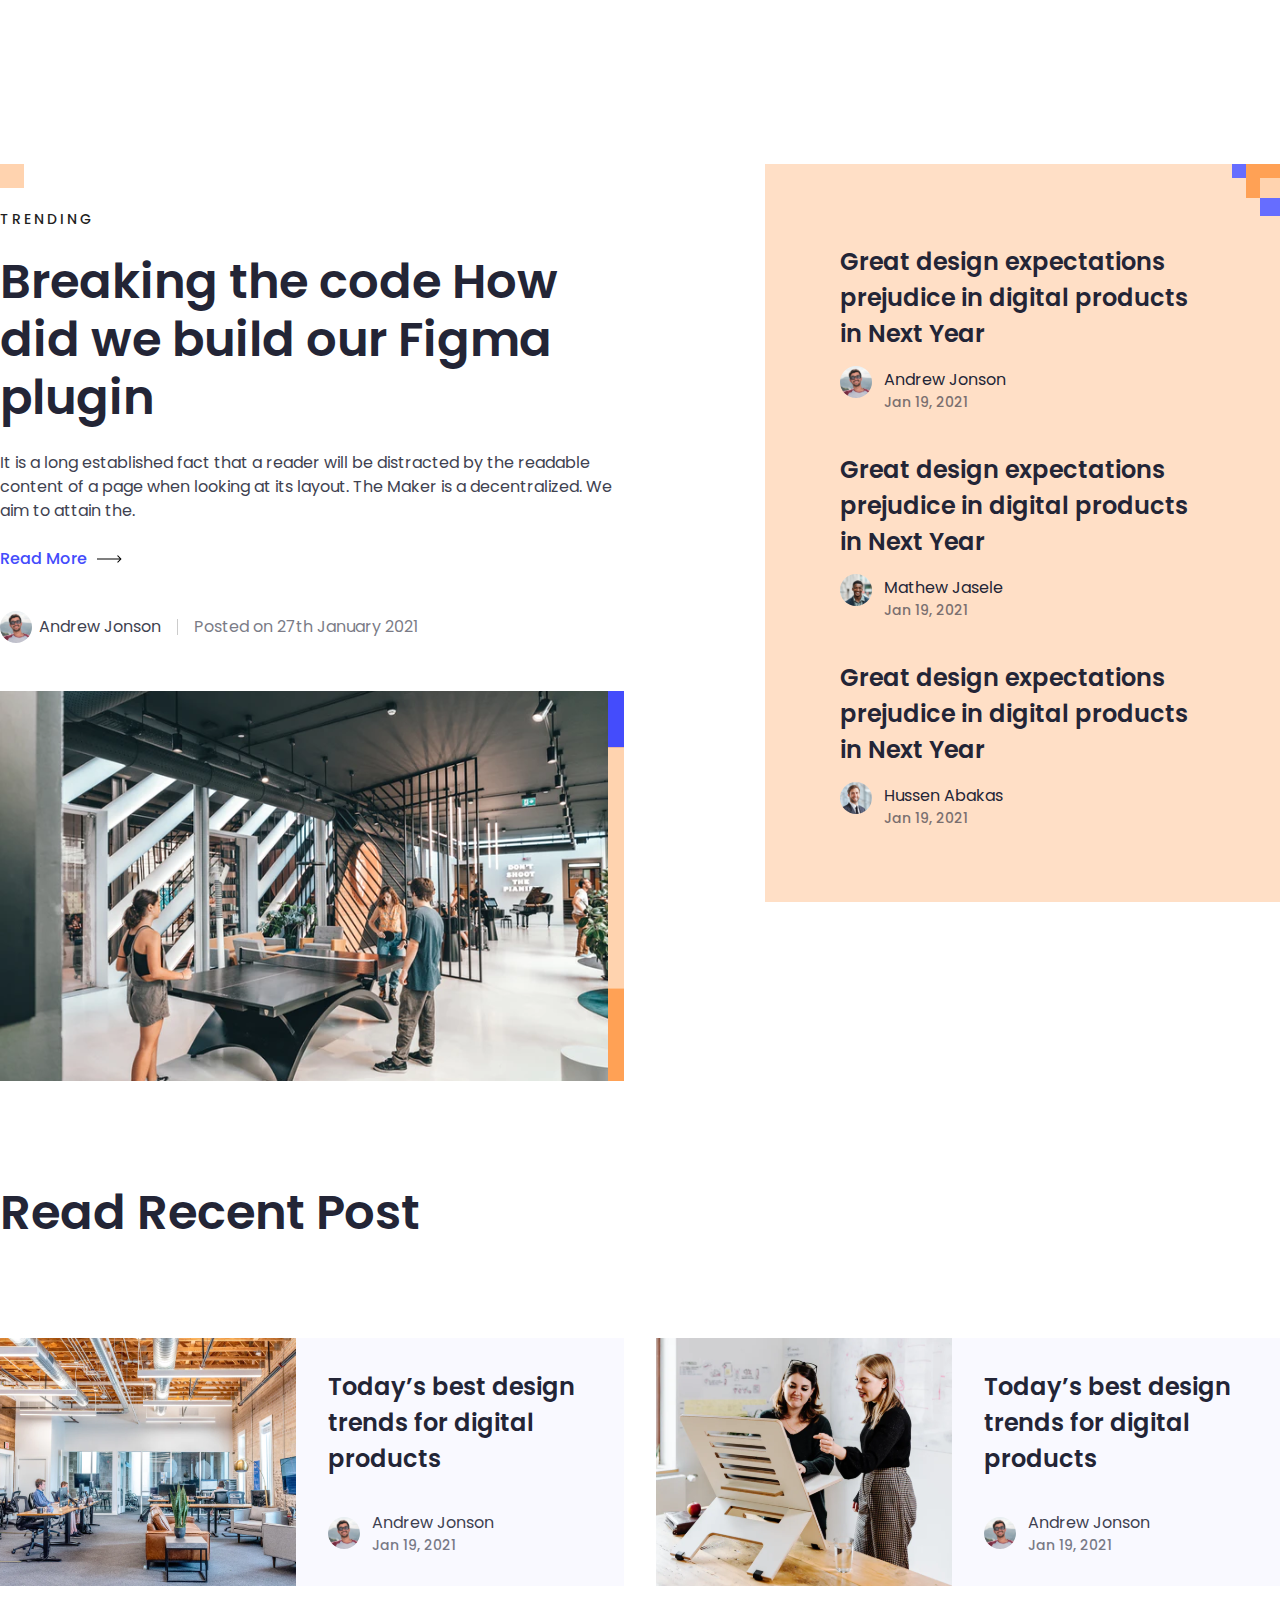
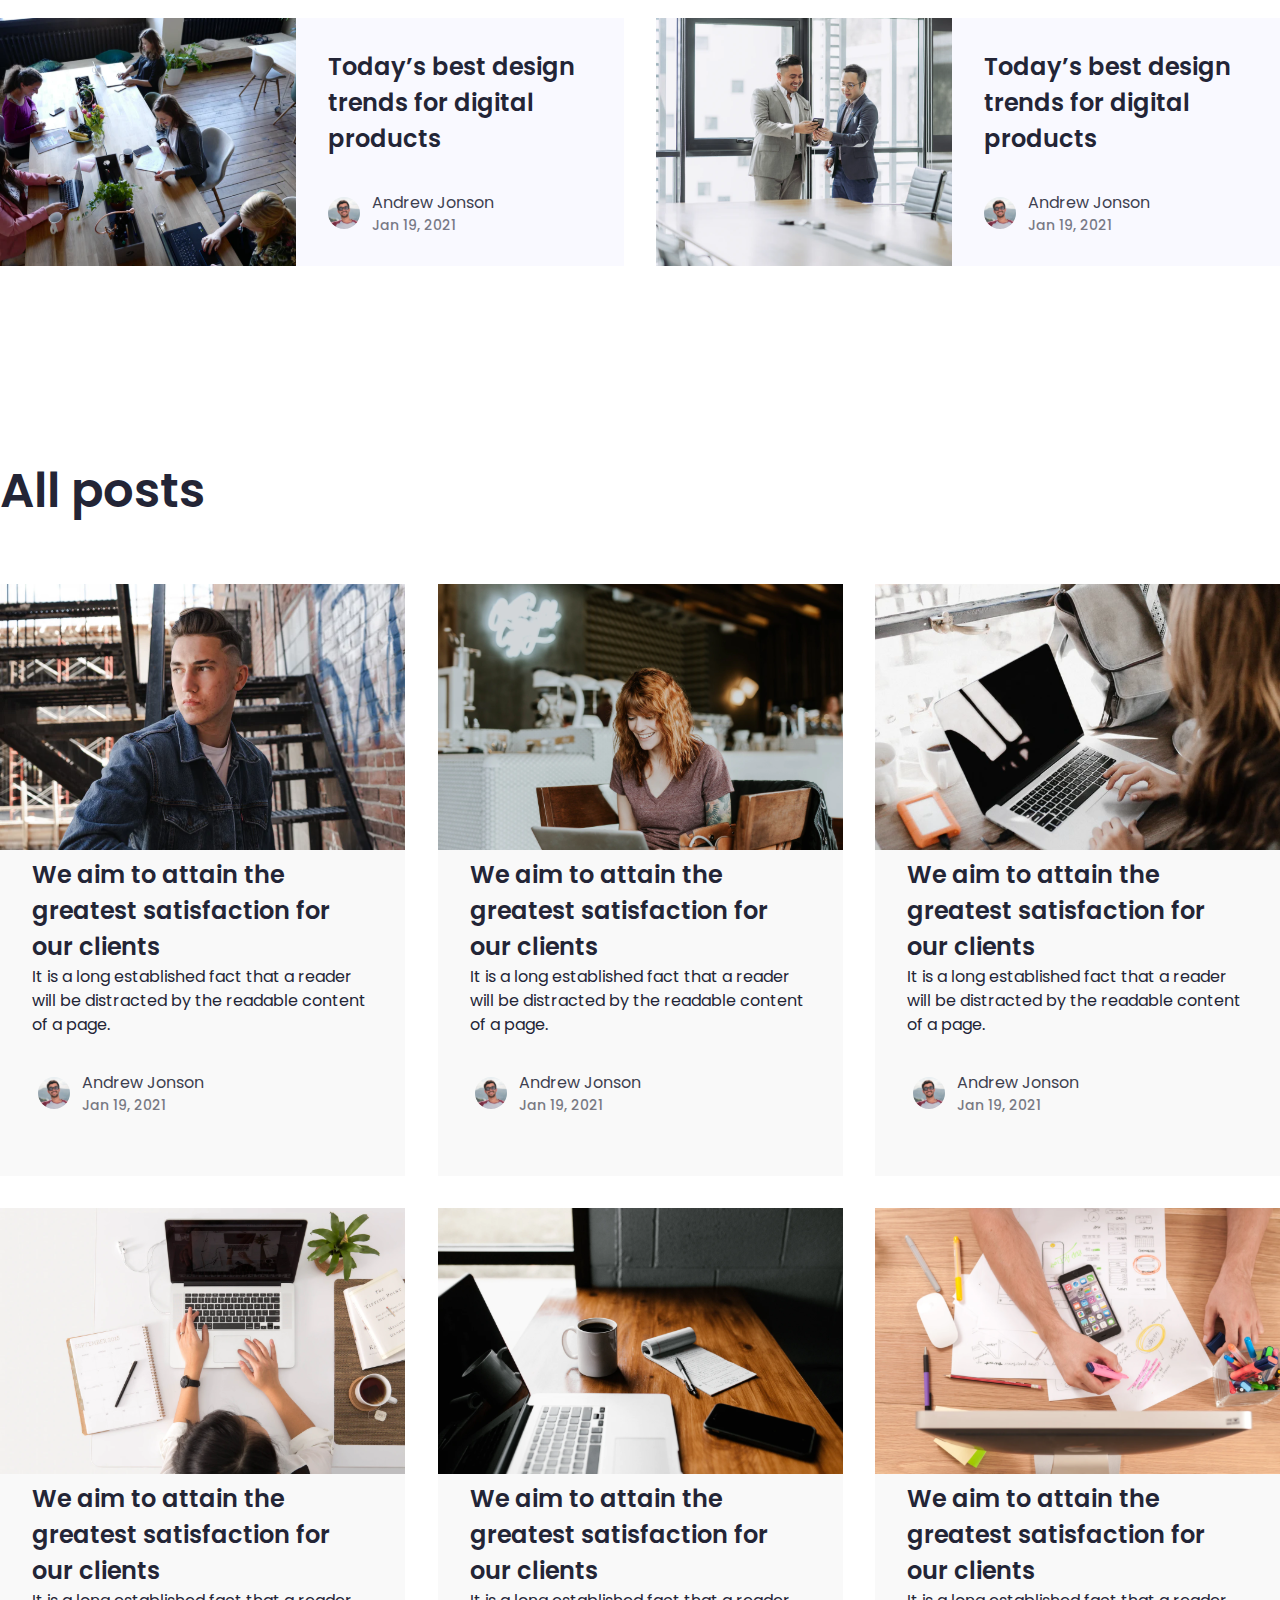
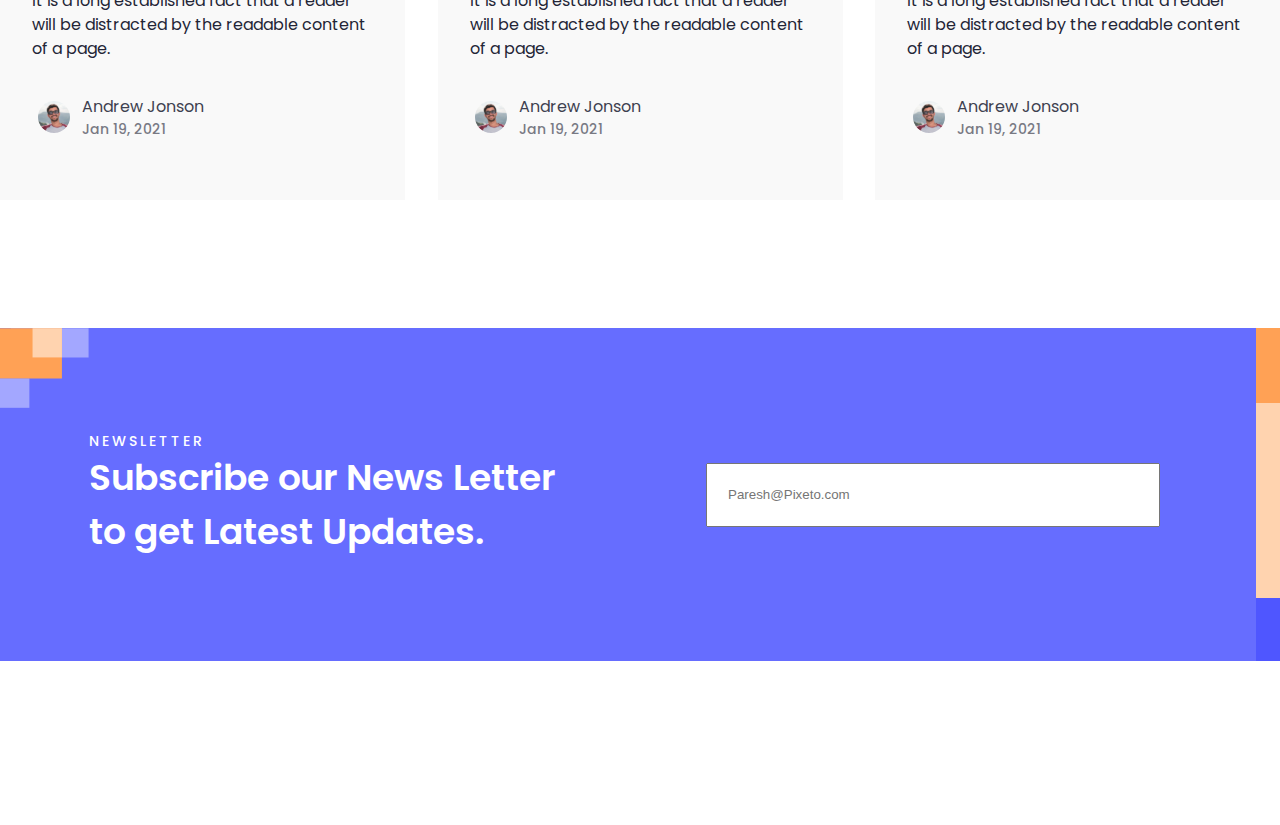
<file: pages/blog.html>
<!DOCTYPE html>
<html lang="en">
  <head>
    <meta charset="UTF-8" />
    <meta name="viewport" content="width=device-width, initial-scale=1.0" />
    <title>Blog</title>
    <link rel="stylesheet" href="../scss/style.css" />
  </head>
  <body>
    <header class="header">
      <!-- Tegilmasin -->
    </header>

    <!-- container berilgan, bemalol qo'llab keting, qayta yozish shart emas !!!  -->
    <main class="blog">
      <main class="blog-pagee">
        <div class="tranding">
          <div class="tranding_text">
            <div class="tranding_box"></div>
            <p class="h4">TREnding</p>
            <h2>Breaking the code How did we build our Figma plugin</h2>
            <p class="lorem">
              It is a long established fact that a reader will be distracted by
              the readable content of a page when looking at its layout. The
              Maker is a decentralized. We aim to attain the.
            </p>
            <div class="readMore">
              <p>
                <a href="">Read More</a>
              </p>
              <img src="../images/blog/Icon.svg" alt="" />
            </div>
            <div class="person">
              <img
                src="../images/blog/person img.svg"
                alt=""
              />
              <p class="person_name">Andrew Jonson</p>
              <div class="line"></div>
              <p class="person_data">Posted on 27th January 2021</p>
            </div>
            <img class="tranding_img1"
              src="../images/blog/tranding img.svg"
              alt=""
            />
          </div>
          <div class="tranding_aside">
            <img
              class="tranding_img"
              src="../images/blog/tranding aside.svg"
              alt=""
            />
            <div class="aside">
              <div class="person_info">
                <p class="h4">
                  Great design expectations prejudice in digital products in
                  Next Year
                </p>
                <div class="person">
                  <img
                    src="../images/blog/person img.svg"
                    alt="person"
                  />
                  <div class="person_p">
                    <p class="person_name">Andrew Jonson</p>
                    <p class="person_day">Jan 19, 2021</p>
                  </div>
                </div>
              </div>
              <div class="person_info">
                <p class="h4">
                  Great design expectations prejudice in digital products in
                  Next Year
                </p>
                <div class="person">
                  <img
                    src="../images/blog/black man.svg"
                    alt="person"
                  />
                  <div class="person_p">
                    <p class="person_name">Mathew Jasele</p>
                    <p class="person_day">Jan 19, 2021</p>
                  </div>
                </div>
              </div>
              <div class="person_info">
                <p class="h4">
                  Great design expectations prejudice in digital products in
                  Next Year
                </p>
                <div class="person">
                  <img
                    src="../images/blog/person3.svg "
                    alt="person"
                  />
                  <div class="person_p">
                    <p class="person_name">Hussen Abakas</p>
                    <p class="person_day">Jan 19, 2021</p>
                  </div>
                </div>
              </div>
            </div>
          </div>
        </div>
        <div class="post">
          <h2>Read Recent Post</h2>
          <div class="post_boxes">
            <div class="box">
              <img class="post_img" src="../images/blog/box1.svg" alt="" />
              <div class="texts">
                <h4>Today’s best design trends for digital products</h4>
                <div class="person">
                  <img
                    src="../images/blog/person img.svg"
                    alt=""
                  />
                  <div class="person_text">
                    <p class="person_name">Andrew Jonson</p>
                    <p class="person_day">Jan 19, 2021</p>
                  </div>
                </div>
              </div>
            </div>
            <div class="box">
              <img class="post_img" src="../images/blog/box2.svg" alt="" />
              <div class="texts">
                <h4>Today’s best design trends for digital products</h4>
                <div class="person">
                  <img
                    src="../images/blog/person img.svg"
                    alt=""
                  />
                  <div class="person_text">
                    <p class="person_name">Andrew Jonson</p>
                    <p class="person_day">Jan 19, 2021</p>
                  </div>
                </div>
              </div>
            </div>
          </div>
          <div class="post_boxes">
            <div class="box">
              <img class="post_img" src="../images/blog/box3.svg" alt="" />
              <div class="texts">
                <h4>Today’s best design trends for digital products</h4>
                <div class="person">
                  <img
                    src="../images/blog/person img.svg"
                    alt=""
                  />
                  <div class="person_text">
                    <p class="person_name">Andrew Jonson</p>
                    <p class="person_day">Jan 19, 2021</p>
                  </div>
                </div>
              </div>
            </div>
            <div class="box">
              <img class="post_img" src="../images/blog/box4.png" alt="" />
              <div class="texts">
                <h4>Today’s best design trends for digital products</h4>
                <div class="person">
                  <img
                    src="../images/blog/person img.svg"
                    alt=""
                  />
                  <div class="person_text">
                    <p class="person_name">Andrew Jonson</p>
                    <p class="person_day">Jan 19, 2021</p>
                  </div>
                </div>
              </div>
            </div>
          </div>
        </div>
        <div class="posts">
          <h2>All posts</h2>
          <div class="posts_boxes">
            <div class="box">
              <img src="../images/blog/post1.svg" alt="" />
              <div class="box_text">
                <h4>
                  We aim to attain the greatest satisfaction for our clients
                </h4>
                <p class="lorem">
                  It is a long established fact that a reader will be distracted
                  by the readable content of a page.
                </p>
                <div class="person">
                  <img
                    src="../images/blog/person img.svg"
                    alt=""
                  />
                  <div class="person_text">
                    <p class="person_name">Andrew Jonson</p>
                    <p class="person_day">Jan 19, 2021</p>
                  </div>
                </div>
              </div>
            </div>
            <div class="box">
              <img src="../images/blog/post2.svg" alt="" />
              <div class="box_text">
                <h4>
                  We aim to attain the greatest satisfaction for our clients
                </h4>
                <p class="lorem">
                  It is a long established fact that a reader will be distracted
                  by the readable content of a page.
                </p>
                <div class="person">
                  <img
                    src="../images/blog/person img.svg"
                    alt=""
                  />
                  <div class="person_text">
                    <p class="person_name">Andrew Jonson</p>
                    <p class="person_day">Jan 19, 2021</p>
                  </div>
                </div>
              </div>
            </div>
            <div class="box">
              <img src="../images/blog/post3.svg" alt="" />
              <div class="box_text">
                <h4>
                  We aim to attain the greatest satisfaction for our clients
                </h4>
                <p class="lorem">
                  It is a long established fact that a reader will be distracted
                  by the readable content of a page.
                </p>
                <div class="person">
                  <img
                    src="../images/blog/person img.svg"
                    alt=""
                  />
                  <div class="person_text">
                    <p class="person_name">Andrew Jonson</p>
                    <p class="person_day">Jan 19, 2021</p>
                  </div>
                </div>
              </div>
            </div>
          </div>
          <div class="posts_boxes">
            <div class="box">
              <img src="../images/blog/post4.svg" alt="" />
              <div class="box_text">
                <h4>
                  We aim to attain the greatest satisfaction for our clients
                </h4>
                <p class="lorem">
                  It is a long established fact that a reader will be distracted
                  by the readable content of a page.
                </p>
                <div class="person">
                  <img
                    src="../images/blog/person img.svg"
                    alt=""
                  />
                  <div class="person_text">
                    <p class="person_name">Andrew Jonson</p>
                    <p class="person_day">Jan 19, 2021</p>
                  </div>
                </div>
              </div>
            </div>
            <div class="box">
              <img src="../images/blog/post5.svg" alt="" />
              <div class="box_text">
                <h4>
                  We aim to attain the greatest satisfaction for our clients
                </h4>
                <p class="lorem">
                  It is a long established fact that a reader will be distracted
                  by the readable content of a page.
                </p>
                <div class="person">
                  <img
                    src="../images/blog/person img.svg"
                    alt=""
                  />
                  <div class="person_text">
                    <p class="person_name">Andrew Jonson</p>
                    <p class="person_day">Jan 19, 2021</p>
                  </div>
                </div>
              </div>
            </div>
            <div class="box">
              <img src="../images/blog/post6.svg" alt="" />
              <div class="box_text">
                <h4>
                  We aim to attain the greatest satisfaction for our clients
                </h4>
                <p class="lorem">
                  It is a long established fact that a reader will be distracted
                  by the readable content of a page.
                </p>
                <div class="person">
                  <img
                    src="../images/blog/person img.svg"
                    alt=""
                  />
                  <div class="person_text">
                    <p class="person_name">Andrew Jonson</p>
                    <p class="person_day">Jan 19, 2021</p>
                  </div>
                </div>
              </div>
            </div>
          </div>
        </div>
        <div class="input">
          <div class="input_boxes">
            <div class="input_box">
              <img
                class="input_img"
                src="../images/blog/shapes1.svg"
                alt=""
              />
              <div class="input_text">
                <p class="new">NEWSLETTER</p>
                <h3>Subscribe our News Letter to get Latest Updates.</h3>
              </div>
              <div class="inputt">
                <input type="text" placeholder="Paresh@Pixeto.com" />
                <input class="submit" type="submit">
              </div>
            </div>
          </div>
          <img class="input_last-img" src="../images/blog/shapes2.svg" alt="" />
        </div>
      </main>

      <!-- Asosiy qism -->
    </main>

    <footer>
      <!-- Tegilmasin -->
    </footer>
  </body>
</html>
</file>
<file: scss/style.css>
@import url("https://fonts.googleapis.com/css2?family=Poppins:ital,wght@0,400;0,600;0,700;0,800;1,900&display=swap");
* {
  margin: 0;
  padding: 0;
  box-sizing: border-box;
}

a {
  text-decoration: none;
  color: inherit;
}

@font-face {
  font-family: "Poppins";
  src: url("../../fonts/Poppins-Regular.ttf");
  font-style: normal;
  font-weight: normal;
}
body {
  font-family: Poppins;
  font-size: 16px;
  line-height: 24px;
  font-weight: 400;
  font-style: normal;
}

.container {
  max-width: 1300px;
  margin: 0 auto;
  padding: 0 10px;
}

@media (min-width: 478px) {
  .submit {
    display: none;
  }
}
@media (max-width: 477px) {
  .blog {
    max-width: 477px;
  }
  .blog .tranding {
    display: flex;
    flex-direction: column;
    text-align: center;
  }
  .blog .tranding .tranding_text .tranding_img1 {
    width: 350px;
  }
  .blog .tranding .tranding_text .readMore {
    display: flex;
    flex-direction: column;
    margin-left: 140px;
  }
  .blog .tranding .tranding_text .readMore img {
    display: none;
  }
  .blog .tranding_aside {
    max-width: 420px;
    text-align: center;
  }
  .blog .tranding_aside .person {
    justify-content: center;
    margin-right: 10%;
  }
  .blog .post {
    justify-content: center;
    text-align: center;
  }
  .blog .post h2 {
    width: 390px;
  }
  .blog .post .post_boxes {
    display: flex;
    flex-direction: column;
    justify-content: start;
  }
  .blog .post .post_boxes .box {
    max-width: 420px;
    display: flex;
    flex-direction: column;
    justify-content: start;
  }
  .blog .post .post_boxes .box .texts {
    margin-right: 10%;
  }
  .blog .post .post_boxes .box .person {
    margin-left: 20%;
  }
  .blog .post .post_boxes .box .post_img {
    display: none;
  }
  .blog .posts .posts_boxes {
    text-align: center;
    display: flex;
    flex-direction: column;
    max-width: 477px;
    justify-content: center;
  }
  .blog .posts .posts_boxes .box {
    justify-content: center;
    display: flex;
    flex-direction: column;
  }
  .blog .posts .posts_boxes .box .box_text {
    justify-content: center;
  }
  .blog .posts .posts_boxes .box .box_text .person {
    max-width: 200px;
  }
  .blog .input {
    max-width: 477px;
  }
  .blog .input .input_boxes {
    max-width: 400px;
    height: 500px;
  }
  .blog .input .input_boxes .input_box {
    display: flex;
    flex-direction: column;
    height: 500px;
  }
  .blog .input .input_boxes .input_box .input_text {
    max-width: 400px;
  }
  .blog .input .input_boxes .input_box .input_text p {
    max-width: 300px;
  }
  .blog .input .input_boxes .input_box .input_text h3 {
    max-width: 400px;
  }
  .blog .input .input_last-img {
    display: none;
  }
  .blog .input .inputt {
    max-width: 100px;
    display: flex;
  }
  .blog .input .inputt input {
    max-width: 250px;
  }
  .blog .input .inputt .submit {
    max-width: 160px;
    background-color: #ffd3af;
  }
}
.blog .blog-pagee {
  max-width: 1280px;
  margin: 164px auto;
}
.blog .blog-pagee .tranding {
  display: flex;
  justify-content: space-between;
  width: 100%;
}
.blog .blog-pagee .tranding .tranding_text .tranding_box {
  width: 24px;
  height: 24px;
  transform: rotate(-90deg);
  flex-shrink: 0;
  background: #ffd3af;
  margin-bottom: 21px;
}
.blog .blog-pagee .tranding .tranding_text .h4 {
  color: #000;
  font-family: Poppins;
  font-size: 14px;
  font-style: normal;
  font-weight: 500;
  line-height: 20px; /* 142.857% */
  letter-spacing: 3px;
  text-transform: uppercase;
  opacity: 0.87;
  margin-bottom: 24px;
}
.blog .blog-pagee .tranding .tranding_text h2 {
  max-width: 624px;
  color: #232536;
  font-family: Poppins;
  font-size: 48px;
  font-style: normal;
  font-weight: 600;
  line-height: 58px; /* 120.833% */
  margin-bottom: 24px;
}
.blog .blog-pagee .tranding .tranding_text .lorem {
  color: #232536;
  max-width: 624px;
  font-family: Poppins;
  font-size: 16px;
  font-style: normal;
  font-weight: 400;
  line-height: 24px; /* 150% */
  opacity: 0.87;
  margin-bottom: 24px;
}
.blog .blog-pagee .tranding .tranding_text .readMore {
  width: 122px;
  height: 24px;
  justify-content: space-between;
  flex-shrink: 0;
  display: flex;
  align-items: center;
}
.blog .blog-pagee .tranding .tranding_text .readMore a {
  color: #444cfc;
  font-family: Poppins;
  font-size: 16px;
  font-style: normal;
  font-weight: 500;
  line-height: 24px; /* 150% */
}
.blog .blog-pagee .tranding .tranding_text .person {
  width: 421px;
  height: 32px;
  flex-shrink: 0;
  display: flex;
  align-items: center;
  margin-top: 40px;
  margin-bottom: 48px;
}
.blog .blog-pagee .tranding .tranding_text .person .person_name {
  color: #232536;
  font-family: Poppins;
  font-size: 16px;
  font-style: normal;
  font-weight: 400;
  line-height: 24px; /* 150% */
  opacity: 0.87;
  margin-left: 7px;
}
.blog .blog-pagee .tranding .tranding_text .person .line {
  width: 1px;
  height: 16px;
  background: rgba(0, 0, 0, 0.2);
  margin-left: 16px;
  margin-right: 16px;
}
.blog .blog-pagee .tranding .tranding_text .person .person_data {
  color: #232536;
  font-family: Poppins;
  font-size: 16px;
  font-style: normal;
  font-weight: 400;
  line-height: 24px; /* 150% */
  opacity: 0.6;
}
.blog .blog-pagee .tranding .tranding_aside {
  width: 515px;
  height: 738px;
  flex-shrink: 0;
  background: #ffdfc6;
  position: relative;
}
.blog .blog-pagee .tranding .tranding_aside .tranding_img {
  position: absolute;
  right: 0px;
  top: 0px;
}
.blog .blog-pagee .tranding .tranding_aside .aside {
  display: flex;
  align-items: center;
  flex-direction: column;
  margin-top: 40px;
}
.blog .blog-pagee .tranding .tranding_aside .aside .person_info {
  color: #232536;
  font-family: Poppins;
  font-size: 24px;
  font-style: normal;
  font-weight: 600;
  line-height: 36px; /* 150% */
  margin-top: 40px;
}
.blog .blog-pagee .tranding .tranding_aside .aside .person_info .h4 {
  max-width: 366px;
}
.blog .blog-pagee .tranding .tranding_aside .aside .person {
  display: flex;
}
.blog .blog-pagee .tranding .tranding_aside .aside .person .person_p {
  display: flex;
  flex-direction: column;
  margin-left: 12px;
  margin-top: 16px;
}
.blog .blog-pagee .tranding .tranding_aside .aside .person .person_p .person_name {
  color: #232536;
  font-family: Poppins;
  font-size: 16px;
  font-style: normal;
  font-weight: 400;
  line-height: 24px; /* 150% */
}
.blog .blog-pagee .tranding .tranding_aside .aside .person .person_p .person_day {
  color: #232536;
  font-family: Poppins;
  font-size: 14px;
  font-style: normal;
  font-weight: 500;
  line-height: 20px; /* 142.857% */
  opacity: 0.6;
}
.blog .blog-pagee .post {
  margin-top: 96px;
  margin-bottom: 96px;
}
.blog .blog-pagee .post h2 {
  color: #232536;
  font-family: Poppins;
  font-size: 48px;
  font-style: normal;
  font-weight: 600;
  line-height: 58px; /* 120.833% */
  margin-bottom: 64px;
}
.blog .blog-pagee .post .post_boxes {
  display: flex;
  width: 100%;
  justify-content: space-between;
}
.blog .blog-pagee .post .post_boxes .box {
  display: flex;
  width: 624px;
  height: 248px;
  flex-shrink: 0;
  background: #f9f9ff;
  align-items: center;
  margin-top: 32px;
}
.blog .blog-pagee .post .post_boxes .box .texts {
  margin-left: 32px;
}
.blog .blog-pagee .post .post_boxes .box .texts h4 {
  color: #232536;
  width: 264px;
  font-family: Poppins;
  font-size: 24px;
  font-style: normal;
  font-weight: 600;
  line-height: 36px; /* 150% */
}
.blog .blog-pagee .post .post_boxes .box .texts .person {
  display: flex;
  margin-top: 34px;
}
.blog .blog-pagee .post .post_boxes .box .texts .person .person_text {
  display: flex;
  flex-direction: column;
  margin-left: 12px;
}
.blog .blog-pagee .post .post_boxes .box .texts .person .person_text .person_name {
  color: #232536;
  opacity: 0.87;
  font-family: Poppins;
  font-size: 16px;
  font-style: normal;
  font-weight: 400;
  line-height: 24px; /* 150% */
}
.blog .blog-pagee .post .post_boxes .box .texts .person .person_text .person_day {
  color: #232536;
  font-family: Poppins;
  font-size: 14px;
  font-style: normal;
  font-weight: 500;
  line-height: 20px; /* 142.857% */
  opacity: 0.6;
}
.blog .blog-pagee .posts {
  width: 1280px;
  margin-bottom: 96px;
}
.blog .blog-pagee .posts h2 {
  color: #232536;
  font-family: Poppins;
  font-size: 48px;
  font-style: normal;
  font-weight: 600;
  line-height: 58px; /* 120.833% */
  margin-top: 196px;
  margin-bottom: 64px;
}
.blog .blog-pagee .posts .posts_boxes {
  display: flex;
  width: 100%;
  justify-content: space-between;
}
.blog .blog-pagee .posts .posts_boxes .box {
  width: 405px;
  height: 592px;
  flex-shrink: 0;
  align-items: center;
  justify-content: center;
  background: #f9f9f9;
  margin-bottom: 32px;
}
.blog .blog-pagee .posts .posts_boxes .box .box_text {
  display: flex;
  flex-direction: column;
  align-items: center;
}
.blog .blog-pagee .posts .posts_boxes .box .box_text h4 {
  color: #232536;
  width: 341px;
  font-family: Poppins;
  font-size: 24px;
  font-style: normal;
  font-weight: 600;
  line-height: 36px; /* 150% */
}
.blog .blog-pagee .posts .posts_boxes .box .box_text .lorem {
  color: #232536;
  font-family: Poppins;
  font-size: 16px;
  font-style: normal;
  font-weight: 400;
  line-height: 24px; /* 150% */
  width: 341px;
}
.blog .blog-pagee .posts .posts_boxes .box .box_text .person {
  display: flex;
  width: 340px;
  margin-top: 34px;
  margin-left: 10px;
  justify-content: start;
}
.blog .blog-pagee .posts .posts_boxes .box .box_text .person .person_text {
  display: flex;
  flex-direction: column;
  margin-left: 12px;
}
.blog .blog-pagee .posts .posts_boxes .box .box_text .person .person_text .person_name {
  color: #232536;
  opacity: 0.87;
  font-family: Poppins;
  font-size: 16px;
  font-style: normal;
  font-weight: 400;
  line-height: 24px; /* 150% */
}
.blog .blog-pagee .posts .posts_boxes .box .box_text .person .person_text .person_day {
  color: #232536;
  font-family: Poppins;
  font-size: 14px;
  font-style: normal;
  font-weight: 500;
  line-height: 20px; /* 142.857% */
  opacity: 0.6;
}
.blog .blog-pagee .input {
  display: flex;
  width: 1256px;
}
.blog .blog-pagee .input .input_img {
  width: 88.588px;
  height: 80px;
  flex-shrink: 0;
}
.blog .blog-pagee .input .input_box {
  display: flex;
  width: 1256px;
  height: 333px;
  background: var(--secondary-blue, #666dff);
}
.blog .blog-pagee .input .input_box .input_text {
  display: flex;
  width: 75%;
  flex-direction: column;
  justify-content: center;
}
.blog .blog-pagee .input .input_box .input_text .new {
  color: #fff;
  font-family: Poppins;
  font-size: 14px;
  font-style: normal;
  font-weight: 500;
  line-height: 20px; /* 142.857% */
  letter-spacing: 3px;
  text-transform: uppercase;
}
.blog .blog-pagee .input .input_box .input_text h3 {
  color: #fff;
  font-family: Poppins;
  font-size: 36px;
  font-style: normal;
  font-weight: 600;
  line-height: 54px; /* 150% */
  width: 488px;
}
.blog .blog-pagee .input .inputt {
  display: flex;
  align-items: center;
  margin-right: 96px;
}
.blog .blog-pagee .input .inputt input {
  width: 454px;
  height: 64px;
  flex-shrink: 0;
  padding-left: 20px;
}

.header {
  position: fixed;
  background-color: #232536;
  width: 100%;
  top: 0;
  right: 0;
  left: 0;
  z-index: 10;
}
.header .container .navigation {
  display: flex;
  justify-content: space-between;
  align-items: center;
  padding: 19px 0px;
}
.header .container .navigation .menu {
  background: transparent;
}
.header .container .navigation .nav-btn {
  display: none;
}
.header .container .navigation .nav-list {
  display: flex;
  align-items: center;
  gap: 24px;
}
.header .container .navigation .nav-list .nav-item a:before {
  content: "";
  position: absolute;
  top: 10px;
  height: 3px;
  width: 55px;
  background: #ffa155;
  border-radius: 50px;
  transform: scaleX(0);
  transition: transform 0.2s linner;
}
.header .container .navigation .nav-list .nav-item a:hover:before {
  transform: scaleX(1);
}
.header .container .navigation .nav-list .nav-item .nav-link {
  color: #fff;
  font-family: Poppins;
  font-size: 16px;
  font-style: normal;
  font-weight: 500;
  line-height: 24px;
  opacity: 0.6;
}
.header .container .navigation .nav-list .nav-btn1 {
  padding: 4px 8px;
  border-radius: 4px;
  background: var(--black-5, rgba(0, 0, 0, 0.05));
}
.header .container .navigation .nav-list .nav-btn1:hover {
  color: #ffc000;
  background-color: white;
  border: 1px solid #ffc000;
  transition: 0.4s;
}
.header .container .navigation .nav-list .nav-btn2 {
  border-radius: 4px;
  background: #ffc000;
  color: white;
  padding: 4px 8px;
}
.header .container .navigation .nav-list .nav-btn2:hover {
  color: #ffc000;
  background-color: white;
  border: 1px solid #ffc000;
  transition: 0.4s;
}

.total {
  border-radius: 4px;
  padding: 10px 23px;
  font-size: 16px;
}

.menu {
  display: none;
}

@media (max-width: 950px) {
  .menu {
    display: inline-block;
    width: 50px;
    height: 50px;
  }
}
@media (max-width: 950px) {
  .header .navbar .container .navigation .nav-list {
    display: none;
  }
}
@media (max-width: 1040px) {
  .main .hero .site-hero {
    flex-direction: column;
  }
}
@media (max-width: 477px) {
  .main .hero .site-hero .site-hero__left .btn-hero {
    flex-direction: column;
  }
  .main .hero .site-hero .site-hero__left .site-hero__left__title {
    margin-bottom: 60px;
  }
}
.btn-hero {
  display: flex;
  align-items: center;
  gap: 30px;
}

#navbar-responsive {
  border-radius: 3px;
  z-index: 200px;
  background-color: #232536;
  width: 100%;
  position: fixed;
  display: flex;
  flex-direction: column;
  justify-content: center;
  align-items: center;
  top: 0;
  left: -100%;
  bottom: 0;
  background-position: center;
  -webkit-backdrop-filter: blur(30px);
          backdrop-filter: blur(30px);
  z-index: 10;
  transition: 0.6s;
}
#navbar-responsive .navbar-button {
  border-radius: 4px;
  border: 1px solid #bcd0e5;
  width: 170px;
  padding: 10px 15px;
  margin-bottom: 10px;
  border-radius: 4px;
}
#navbar-responsive .navbar-button:hover {
  background-color: #ffc000;
}
#navbar-responsive #navbar-close {
  position: absolute;
  top: 50px;
  right: 25px;
  width: 40px;
  height: 40px;
  background: transparent;
}
#navbar-responsive .navbar-link {
  display: inline-block;
  width: 250px;
  text-align: center;
  font-size: 25px;
  padding: 10px 22px;
  margin-bottom: 20px;
  color: #ffc000;
  text-align: center;
  font-variant-numeric: lining-nums proportional-nums;
  font-weight: 500;
  line-height: 140%;
  letter-spacing: 0.1px;
  margin-bottom: 25px;
  border: 2px solid #ffc000;
  margin-right: 10px;
  margin-left: 10px;
  border-radius: 10px;
}
#navbar-responsive .navbar-link:hover {
  transition: 0.5s;
  color: 0;
  background-color: #ffc000;
  color: #fff;
  transition: 0.5s;
}

.nav-item-last .nav-link {
  color: var(--secondary-orange, #ffd3af);
  font-family: Poppins;
  font-size: 16px;
  font-style: normal;
  font-weight: 500;
  line-height: 24px; /* 150% */
}

.site-main {
  margin-top: 196px;
  width: 100%;
}
.site-main .container .site-main-section {
  margin-bottom: 187px;
  width: 100%;
  display: flex;
  justify-content: space-between;
  align-items: flex-start;
  flex-wrap: wrap;
}
@media screen and (max-width: 320px) {
  .site-main .container .site-main-section {
    justify-content: center;
    width: 100%;
  }
}
.site-main .container .site-main-section .left-menu {
  max-width: 672px;
  height: 816px;
  width: 100%;
  margin-bottom: 40px;
}
.site-main .container .site-main-section .left-menu .cricle {
  width: 24px;
  height: 24px;
  background: #ffd3af;
  margin-bottom: 24px;
}
.site-main .container .site-main-section .left-menu .site-heading-title {
  color: #000;
  font-size: 14px;
  font-weight: 500;
  line-height: 20px;
  letter-spacing: 3px;
  text-transform: uppercase;
  margin-bottom: 24px;
  opacity: 0.87;
}
.site-main .container .site-main-section .left-menu .site-heading {
  max-width: 672px;
  width: 100%;
  color: #232536;
  font-size: 48px;
  font-weight: 600;
  line-height: 58px;
  margin-bottom: 2px;
}
.site-main .container .site-main-section .left-menu .site-paragriph {
  color: #232536;
  font-size: 16px;
  font-weight: 400;
  line-height: 24px;
  margin-bottom: 64px;
  opacity: 0.87;
}
.site-main .container .site-main-section .left-menu .site-form {
  max-width: 505px;
  width: 100%;
}
.site-main .container .site-main-section .left-menu .site-form .site-label {
  width: 100%;
  display: inline-block;
  max-width: 505px;
  color: #232536;
  font-size: 20px;
  font-weight: 500;
  line-height: 20px;
  font-family: "Poppins";
  height: 60px;
  padding-bottom: 8px;
  text-transform: capitalize;
  margin: 24px 0px;
  margin-bottom: 24px;
}
.site-main .container .site-main-section .left-menu .site-form .site-label span {
  color: rgb(237, 100, 100);
  font-size: 24px;
}
.site-main .container .site-main-section .left-menu .site-form .site-label .site-form-input {
  width: 100%;
  max-width: 505px;
  color: #232536;
  padding: 10px 0px;
  border: none;
  font-family: "Poppins";
  font-size: 20px;
  border-bottom: 2px solid #000;
  outline: none;
}
.site-main .container .site-main-section .left-menu .site-form .site-label .site-form-input::-moz-placeholder {
  color: #232536;
  font-family: "Poppins";
  font-size: 20px;
  font-weight: 400;
  line-height: 24px;
}
.site-main .container .site-main-section .left-menu .site-form .site-label .site-form-input::placeholder {
  color: #232536;
  font-family: "Poppins";
  font-size: 20px;
  font-weight: 400;
  line-height: 24px;
}
.site-main .container .site-main-section .left-menu .site-form .site-label .comment {
  width: 100%;
  height: 90px;
  resize: none;
  border: none;
  outline: none;
  font-family: "Poppins";
  font-size: 20px;
  border-bottom: 1px solid black;
  border-bottom: 1px solid #000;
}
.site-main .container .site-main-section .left-menu .site-form .site-label .comment::-moz-placeholder {
  font-family: "Poppins";
  font-size: 20px;
  font-weight: 400;
}
.site-main .container .site-main-section .left-menu .site-form .site-label .comment::placeholder {
  font-family: "Poppins";
  font-size: 20px;
  font-weight: 400;
}
.site-main .container .site-main-section .left-menu .site-form .site-label .comment:checked {
  border-bottom-color: rgba(58, 58, 255, 0.897);
}
.site-main .container .site-main-section .left-menu .site-form .site-button {
  max-width: 215px;
  padding: 20px 32px;
  display: flex;
  justify-content: flex-start;
  align-items: center;
  background: linear-gradient(180deg, #444cfc 0%, #444cfc 100%);
  height: 64px;
  position: relative;
}
.site-main .container .site-main-section .left-menu .site-form .site-button .br {
  position: absolute;
  top: 0;
  left: 0;
}
.site-main .container .site-main-section .left-menu .site-form .site-button .name-btn {
  margin-right: 10px;
  color: #fff;
  font-family: "Poppins";
  text-transform: capitalize;
  font-size: 16px;
  opacity: 0.87;
  font-weight: 500;
  line-height: 24px; /* 150% */
}
.site-main .container .site-main-section .left-menu .site-form .site-button:hover {
  background-color: rgba(68, 77, 252, 0.537);
  opacity: 0.8;
}
.site-main .container .site-main-section .left-menu .site-form .site-button:hover .btn-arrow {
  transition: all 0.9s;
  transform: rotate(360deg);
}
.site-main .container .site-main-section .right-menu {
  max-width: 536px;
  height: 668px;
  position: relative;
}
.site-main .container .site-main-section .right-menu .cracle-group {
  max-width: 133px;
  height: 20px;
  width: 100%;
  display: flex;
  justify-content: end;
  align-items: center;
  position: absolute;
  top: -20px;
  right: 0px;
}
.site-main .container .site-main-section .right-menu .cracle-group .cricle-1 {
  background: #ffd3af;
  width: 30%;
  height: 20px;
}
.site-main .container .site-main-section .right-menu .cracle-group .cricle-2 {
  width: 25%;
  height: 20px;
  background: #8389ff;
}
.site-main .container .site-main-section .right-menu .cracle-group .cricle-3 {
  width: 45%;
  height: 20px;
  background: #ffa155;
}
.site-main .container .site-main-section .right-menu .flex-opt {
  display: flex;
  justify-content: flex-start;
  justify-content: last baseline;
}
.site-main .container .site-main-section .right-menu .flex-opt .option-content {
  background: #666dff;
  padding: 83px 96px;
}
.site-main .container .site-main-section .right-menu .flex-opt .option-content .cricle-lg {
  display: flex;
  justify-content: space-between;
  flex-direction: column;
  align-items: center;
  width: 20px;
  height: 296px;
}
.site-main .container .site-main-section .right-menu .flex-opt .option-content .cricle-lg .item-lg-1 {
  width: 20px;
  height: 20%;
  background: #ffa155;
}
.site-main .container .site-main-section .right-menu .flex-opt .option-content .cricle-lg .item-lg-2 {
  width: 20px;
  height: 60%;
  background: #ffd3af;
}
.site-main .container .site-main-section .right-menu .flex-opt .option-content .cricle-lg .item-lg-3 {
  width: 20px;
  height: 20%;
  background: #3a41dc;
}
.site-main .container .site-main-section .right-menu .flex-opt .option-content .site-right-content .location {
  color: #fff;
  font-family: "Poppins";
  font-size: 14px;
  font-weight: 500;
  line-height: 20px; /* 142.857% */
  opacity: 0.6;
}
.site-main .container .site-main-section .right-menu .flex-opt .option-content .site-right-content .hr-size {
  margin: 10px 0px;
}
.site-main .container .site-main-section .right-menu .flex-opt .option-content .site-right-content .site-right-content-heading {
  color: #fff;
  font-family: "Poppins";
  font-size: 18px;
  font-weight: 500;
  line-height: 28px;
  margin-bottom: 24px;
}
.site-main .container .site-main-section .right-menu .flex-opt .option-content .site-right-content .site-right-content-headings {
  color: #fff;
  font-family: "Poppins";
  font-size: 18px;
  font-weight: 500;
  line-height: 28px;
}
.site-main .container .site-main-section .right-menu .flex-opt .option-content .site-right-content .site-right__bottom-tagtitle {
  color: #fff;
  font-family: "Poppins";
  font-size: 14px;
  font-weight: 500;
  line-height: 20px;
}
.site-main .container .site-main-section .right-menu .flex-opt .option-content .site-right-content .site-min-paragriph {
  color: #fff;
  font-family: "Poppins";
  font-size: 14px;
  font-weight: 500;
  line-height: 20px;
  margin-bottom: 28px;
  opacity: 0.6;
}
.site-main .container .site-main-section .right-menu .flex-opt .option-content .site-right-content .site-min-paragriph-max {
  color: #fff;
  font-family: "Poppins";
  font-size: 14px;
  font-weight: 500;
  line-height: 20px;
  margin-bottom: 8px;
  opacity: 0.6;
}
.site-main .container .site-main-section .right-menu .flex-opt .option-content .site-right-content .hr-size-ds {
  margin: 0px 0px 10px 0px;
}
.site-main .container .content-maps {
  width: 100%;
  height: 409px;
}
.site-main .container .content-maps img {
  width: 100%;
  height: 409px;
}
@media (max-width: 320px) {
  .site-main .container .content-maps img {
    width: 100%;
  }
}

.footer {
  margin-top: 214px;
}
.footer .container .footer-flex {
  display: flex;
  justify-content: space-between;
  align-items: center;
}
.footer .container .footer-flex .footer-flex-2 {
  display: flex;
  gap: 12px;
  align-items: center;
}
.footer .container .footer-flex .footer-flex-2 .contact {
  color: #232536;
  font-family: Poppins;
  font-size: 16px;
  font-style: normal;
  font-weight: 500;
  line-height: 24px; /* 150% */
}
.footer .container .footer-grid {
  display: flex;
  gap: 93px;
  flex-wrap: wrap;
}
.footer .container .footer-grid .link {
  color: #232536;
  /* H6 Heading */
  font-family: Poppins;
  font-size: 16px;
  font-style: normal;
  font-weight: 600;
  line-height: 28px; /* 175% */
}
.footer .container .footer-grid .link:hover {
  color: #ffa155;
}
.footer .container .footer-grid .footer-link {
  margin-top: 20px;
  color: #232536;
  margin-bottom: 30px;
  font-family: Poppins;
  font-size: 18px;
  font-style: normal;
  font-weight: 500;
  line-height: 28px;
}
.footer .container .footer-grid .footer-grid__p {
  color: #232536;
  margin-top: 28px;
  font-family: Poppins;
  font-size: 18px;
  font-style: normal;
  font-weight: 500;
  line-height: 28px;
}
.footer .container .footer-grid .footer-grid__title {
  color: #232536;
  font-family: Poppins;
  font-size: 48px;
  font-style: normal;
  font-weight: 600;
  line-height: 58px;
  max-width: 500px;
  margin: 32px 0px 40px 0px;
}

.footer-bottom {
  background: #ffe6d2;
  padding: 28px 0px;
  width: 100%;
  margin-top: 70px;
}
.footer-bottom .container .footer-bottom-flex {
  display: flex;
  flex-wrap: wrap;
  justify-content: space-between;
}
.footer-bottom .container .footer-bottom-flex .footer-bottom-social {
  display: flex;
  align-items: center;
  gap: 26px;
  margin-top: 10px;
}
.footer-bottom .container .footer-bottom-flex .footer-bottom-social img:hover {
  transform: rotate(320deg);
}
.footer-bottom .container .footer-bottom-flex .first-flex {
  display: flex;
  align-items: center;
  gap: 43px;
}

@media (max-width: 550px) {
  .footer .footer-bottom .footer-bottom-flex .footer-bottom-social {
    margin-right: auto;
    margin-left: auto;
  }
  .footer .container .footer-flex {
    margin-top: 14px;
  }
  .footer .container .footer-grid .p {
    text-align: center;
  }
  .footer .container .footer-grid .link {
    text-align: center;
    margin-left: 55px;
  }
}/*# sourceMappingURL=style.css.map */
</file>
